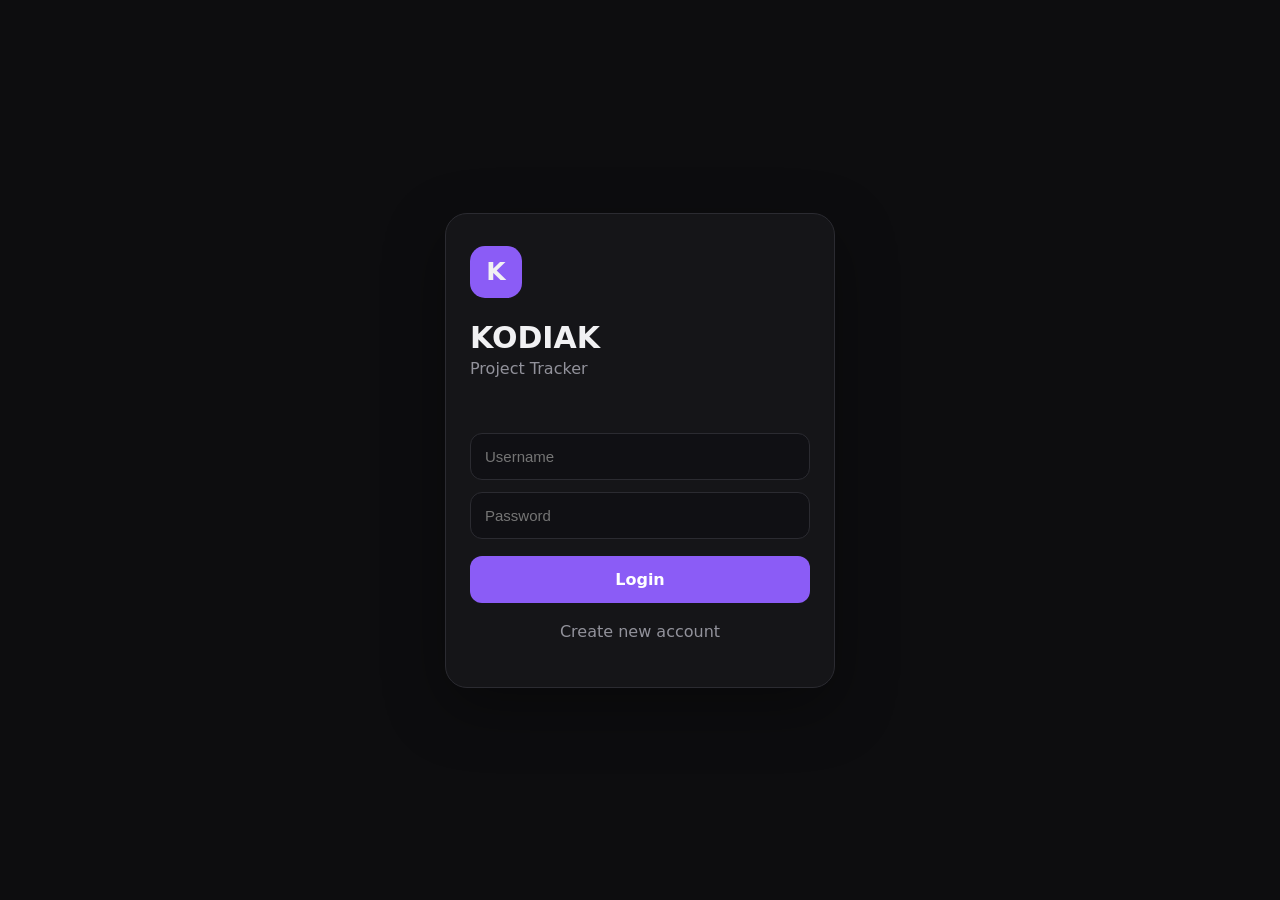
<file: index.html>
<!DOCTYPE html>
<html lang="en">
<head>
  <meta charset="UTF-8">
  <meta name="viewport"
        content="width=device-width, initial-scale=1.0">

  <title>KODIAK</title>

  <link rel="stylesheet" href="style.css">
</head>

<body>

  <!-- ================= LOGIN ================= -->

  <section id="loginScreen" class="screen">

    <div class="auth-card">

      <div class="logo">K</div>

      <h1>KODIAK</h1>
      <p class="subtitle">Project Tracker</p>

      <div id="loginMessage" class="message"></div>

      <input
        id="loginUsername"
        type="text"
        placeholder="Username"
        autocomplete="username"
      >

      <input
        id="loginPassword"
        type="password"
        placeholder="Password"
        autocomplete="current-password"
      >

      <button onclick="login()" class="primary-btn">
        Login
      </button>

      <button onclick="showRegister()" class="text-btn">
        Create new account
      </button>

    </div>

  </section>


  <!-- ================= REGISTER ================= -->

  <section id="registerScreen" class="screen hidden">

    <div class="auth-card">

      <div class="logo">K</div>

      <h1>Create account</h1>
      <p class="subtitle">Simple KODIAK account</p>

      <div id="registerMessage" class="message"></div>

      <input
        id="registerUsername"
        type="text"
        placeholder="Username"
      >

      <input
        id="registerDisplayName"
        type="text"
        placeholder="Display name"
      >

      <input
        id="registerPassword"
        type="password"
        placeholder="Password"
      >

      <button onclick="register()" class="primary-btn">
        Create account
      </button>

      <button onclick="showLogin()" class="text-btn">
        ← Back to login
      </button>

    </div>

  </section>


  <!-- ================= APP ================= -->

  <section id="appScreen" class="hidden">

    <header class="topbar">

      <div>
        <div class="brand">KODIAK</div>
        <div id="welcomeUser" class="welcome"></div>
      </div>

      <button onclick="logout()" class="logout-btn">
        Logout
      </button>

    </header>


    <main class="container">

      <div class="dashboard-head">

        <div>
          <h2>Projects</h2>
          <p>Your projects at a glance.</p>
        </div>

        <button onclick="openProjectModal()" class="primary-btn small">
          + New Project
        </button>

      </div>


      <div class="toolbar">

        <input
          id="searchBox"
          type="search"
          placeholder="Search projects..."
          oninput="renderProjects()"
        >

      </div>


      <div id="projectsList" class="projects-grid">

        <div class="empty-state">
          Loading projects...
        </div>

      </div>

    </main>

  </section>


  <!-- ================= PROJECT MODAL ================= -->

  <div id="projectModal" class="modal hidden">

    <div class="modal-card">

      <div class="modal-head">

        <h2>New Project</h2>

        <button onclick="closeProjectModal()" class="close-btn">
          ×
        </button>

      </div>

      <input
        id="projectName"
        type="text"
        placeholder="Project name"
      >

      <textarea
        id="projectDescription"
        placeholder="Description (optional)"
      ></textarea>

      <label>Project colour</label>

      <input
        id="projectColor"
        type="color"
        value="#7c3aed"
      >

      <button onclick="createProject()" class="primary-btn">
        Create Project
      </button>

    </div>

  </div>


  <script src="config.js"></script>
  <script src="app.js"></script>

</body>
</html>
</file>
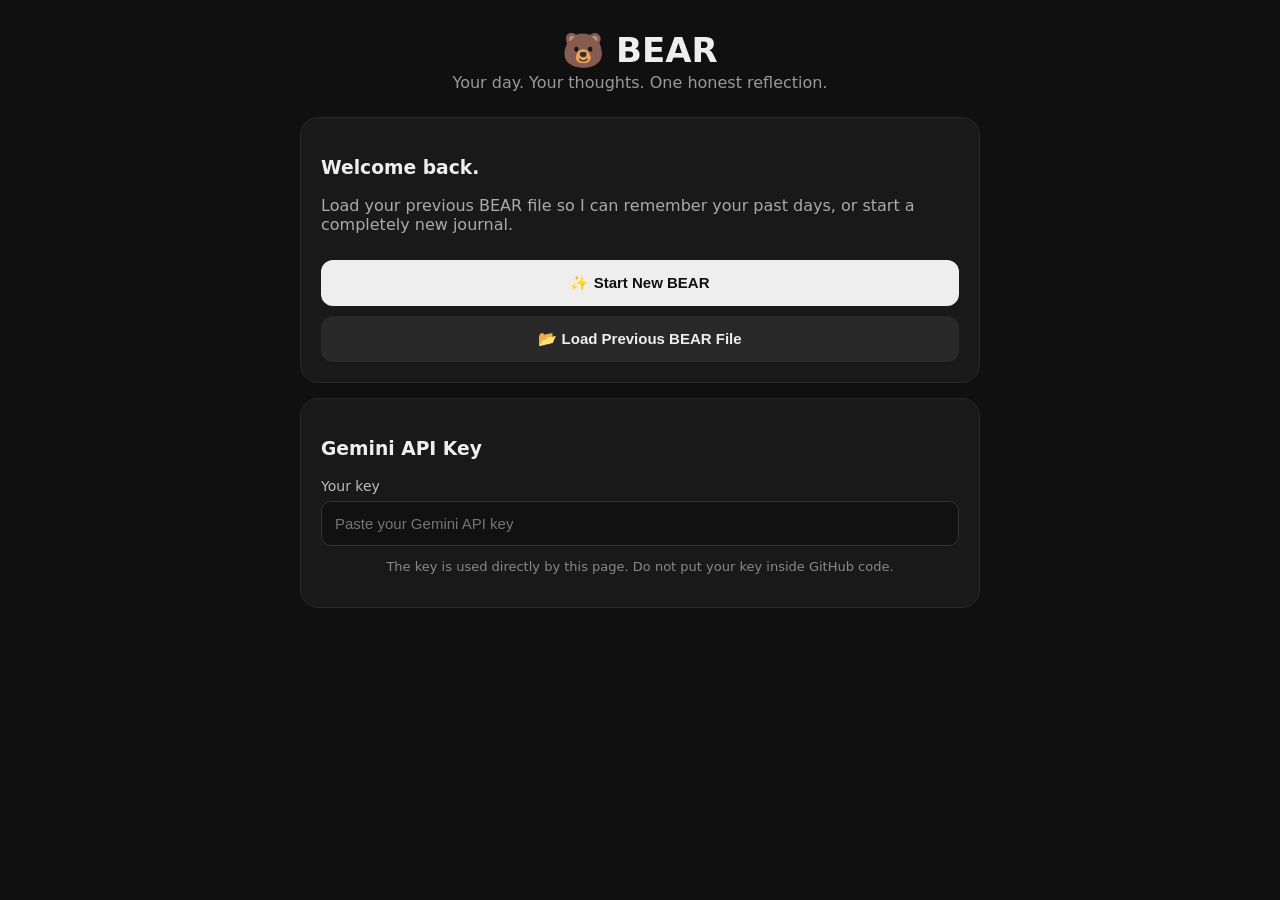
<file: bear/index.html>
<!DOCTYPE html>
<html lang="en">
<head>
<meta charset="UTF-8">
<meta name="viewport" content="width=device-width,initial-scale=1.0">
<title>BEAR — Daily Reflection</title>

<style>
* {
  box-sizing: border-box;
}

body {
  margin: 0;
  background: #101010;
  color: #eee;
  font-family: system-ui, -apple-system, sans-serif;
}

#app {
  max-width: 720px;
  margin: auto;
  min-height: 100vh;
  padding: 20px;
}

h1 {
  text-align: center;
  margin: 10px 0 3px;
  font-size: 34px;
}

.subtitle {
  text-align: center;
  color: #999;
  margin-bottom: 25px;
}

.card {
  background: #191919;
  border: 1px solid #292929;
  border-radius: 18px;
  padding: 20px;
  margin-bottom: 15px;
}

button {
  width: 100%;
  padding: 14px;
  border: 0;
  border-radius: 12px;
  background: #eee;
  color: #111;
  font-size: 15px;
  font-weight: 600;
  margin-top: 10px;
  cursor: pointer;
}

button.secondary {
  background: #292929;
  color: #eee;
}

input, textarea {
  width: 100%;
  background: #111;
  color: #eee;
  border: 1px solid #333;
  border-radius: 10px;
  padding: 13px;
  font-size: 15px;
  outline: none;
}

textarea {
  min-height: 100px;
  resize: vertical;
}

label {
  display: block;
  margin: 15px 0 7px;
  color: #bbb;
  font-size: 14px;
}

.hidden {
  display: none !important;
}

#chat {
  height: 58vh;
  overflow-y: auto;
  padding: 5px;
}

.message {
  margin: 10px 0;
  padding: 13px 15px;
  border-radius: 15px;
  max-width: 88%;
  white-space: pre-wrap;
  line-height: 1.5;
}

.bear {
  background: #252525;
  margin-right: auto;
}

.user {
  background: #eee;
  color: #111;
  margin-left: auto;
}

.chatInput {
  display: flex;
  gap: 8px;
  margin-top: 10px;
}

.chatInput textarea {
  min-height: 50px;
  max-height: 130px;
}

.chatInput button {
  width: 80px;
  margin: 0;
}

.result h2 {
  margin-top: 0;
}

.score {
  font-size: 55px;
  font-weight: 700;
  text-align: center;
  margin: 10px;
}

.verdict {
  text-align: center;
  font-size: 22px;
  margin-bottom: 20px;
}

.dimension {
  margin: 12px 0;
}

.bar {
  height: 8px;
  background: #333;
  border-radius: 10px;
  overflow: hidden;
  margin-top: 5px;
}

.bar div {
  height: 100%;
  background: #eee;
}

.small {
  color: #888;
  font-size: 13px;
  text-align: center;
}

#status {
  text-align: center;
  color: #aaa;
  margin: 10px;
}
</style>
</head>

<body>

<div id="app">

  <h1>🐻 BEAR</h1>
  <div class="subtitle">Your day. Your thoughts. One honest reflection.</div>

  <!-- START SCREEN -->
  <div id="startScreen">

    <div class="card">
      <h3>Welcome back.</h3>
      <p style="color:#aaa">
        Load your previous BEAR file so I can remember your past days,
        or start a completely new journal.
      </p>

      <button onclick="newSave()">✨ Start New BEAR</button>

      <button class="secondary" onclick="document.getElementById('fileInput').click()">
        📂 Load Previous BEAR File
      </button>

      <input
        id="fileInput"
        type="file"
        accept=".json,application/json"
        class="hidden"
        onchange="loadFile(event)"
      >
    </div>

    <div class="card">
      <h3>Gemini API Key</h3>

      <label>Your key</label>

      <input
        id="apiKey"
        type="password"
        placeholder="Paste your Gemini API key"
      >

      <p class="small">
        The key is used directly by this page. Do not put your key inside GitHub code.
      </p>
    </div>

  </div>


  <!-- CHAT SCREEN -->
  <div id="chatScreen" class="hidden">

    <div class="card">

      <div id="chat"></div>

      <div id="status"></div>

      <div class="chatInput">

        <textarea
          id="messageInput"
          placeholder="Tell BEAR about your day..."
        ></textarea>

        <button onclick="sendMessage()">Send</button>

      </div>

      <button
        class="secondary"
        onclick="finishDay()"
      >
        🐻 Finish My Day
      </button>

    </div>

  </div>


  <!-- RESULT SCREEN -->
  <div id="resultScreen" class="hidden">

    <div class="card result">

      <h2>Today's BEAR Report</h2>

      <div id="resultContent"></div>

      <button onclick="downloadSave()">
        💾 Save Updated BEAR File
      </button>

      <button
        class="secondary"
        onclick="location.reload()"
      >
        ← Back to BEAR
      </button>

    </div>

  </div>

</div>


<script>

/* =========================================================
   BEAR
   One-file daily reflection app
   ========================================================= */

let bearSave = null;
let conversation = [];
let todayReport = null;


/* ---------------------------------------------------------
   CREATE NEW SAVE
   --------------------------------------------------------- */

function newSave() {

  bearSave = {
    bearVersion: "1.0",
    created: new Date().toISOString(),
    days: []
  };

  startChat();
}


/* ---------------------------------------------------------
   LOAD OLD SAVE
   --------------------------------------------------------- */

function loadFile(event) {

  const file = event.target.files[0];

  if (!file) return;

  const reader = new FileReader();

  reader.onload = function(e) {

    try {

      const data = JSON.parse(e.target.result);

      if (!data.days || !Array.isArray(data.days)) {
        alert("This doesn't look like a BEAR save file.");
        return;
      }

      bearSave = data;

      startChat();

    } catch(error) {

      alert("Couldn't read that JSON file.");

    }

  };

  reader.readAsText(file);
}


/* ---------------------------------------------------------
   START CHAT
   --------------------------------------------------------- */

function startChat() {

  const key = document.getElementById("apiKey").value.trim();

  if (!key) {

    alert("Enter your Gemini API key first.");

    return;
  }

  document.getElementById("startScreen").classList.add("hidden");

  document.getElementById("chatScreen").classList.remove("hidden");

  conversation = [];

  addMessage(
    "bear",
    "Hey. I'm BEAR. 🐻\n\nTell me about your day. Start wherever you want — work, people, thoughts, something that happened, something that didn't happen.\n\nI'm listening."
  );

}


/* ---------------------------------------------------------
   CHAT DISPLAY
   --------------------------------------------------------- */

function addMessage(type, text) {

  const chat = document.getElementById("chat");

  const div = document.createElement("div");

  div.className = "message " + type;

  div.textContent = text;

  chat.appendChild(div);

  chat.scrollTop = chat.scrollHeight;
}


/* ---------------------------------------------------------
   SEND USER MESSAGE
   --------------------------------------------------------- */

async function sendMessage() {

  const input = document.getElementById("messageInput");

  const text = input.value.trim();

  if (!text) return;

  input.value = "";

  addMessage("user", text);

  conversation.push({
    role: "user",
    text: text
  });

  await bearRespond(text);
}


/* ---------------------------------------------------------
   BEAR RESPONSE
   --------------------------------------------------------- */

async function bearRespond(userText) {

  const key = document.getElementById("apiKey").value.trim();

  document.getElementById("status").textContent =
    "BEAR is thinking...";


  const previousDays = bearSave.days
    .slice(-7)
    .map(d => ({
      date: d.date,
      score: d.score,
      verdict: d.verdict,
      mood: d.mood,
      energy: d.energy,
      productivity: d.productivity,
      mental_state: d.mental_state,
      relationships: d.relationships,
      growth: d.growth,
      observation: d.bear_observation
    }));


  const prompt = `
You are BEAR, a personal daily reflection companion.

The user is telling you about their day.

Previous days:
${JSON.stringify(previousDays, null, 2)}

Conversation so far:
${JSON.stringify(conversation, null, 2)}

Respond naturally and briefly.

Your job is NOT to immediately analyze the day.

Instead:
- listen
- ask useful follow-up questions
- notice missing important areas
- ask about emotions when relevant
- ask about work/productivity when relevant
- ask about relationships when relevant
- ask about physical energy when relevant
- ask about meaningful moments
- avoid repetitive questions
- don't interrogate the user
- don't invent anything

You are having a conversation with the user.

Reply only with what BEAR should say next.
`;

  try {

    const reply = await callGemini(key, prompt);

    document.getElementById("status").textContent = "";

    addMessage("bear", reply);

    conversation.push({
      role: "bear",
      text: reply
    });

  } catch(error) {

    document.getElementById("status").textContent = "";

    alert("Gemini error:\n\n" + error.message);

  }
}


/* ---------------------------------------------------------
   FINISH DAY
   --------------------------------------------------------- */

async function finishDay() {

  if (conversation.length < 2) {

    alert("Tell BEAR a little more about your day first.");

    return;
  }

  const key = document.getElementById("apiKey").value.trim();

  document.getElementById("status").textContent =
    "BEAR is analyzing your entire day...";


  const previousDays = bearSave.days.slice(-30);


  const prompt = `
You are BEAR, a personal daily reflection and life-analysis assistant.

Analyze the user's COMPLETE DAY based ONLY on the conversation.

Do not invent events, feelings or circumstances.

Previous historical data:
${JSON.stringify(previousDays, null, 2)}

Today's conversation:
${JSON.stringify(conversation, null, 2)}

Give an honest, balanced analysis.

A productive day is not automatically a good day.
A difficult day is not automatically a failure.

Look at:
- mood
- physical energy
- productivity
- mental state
- relationships
- personal growth
- enjoyment
- difficulties
- meaningful moments

Compare with previous days only when there is enough evidence.
Do not manufacture patterns.

Write the diary naturally, like a real human diary.
Do not make it sound like an AI report.

Return ONLY valid JSON.

Use exactly this structure:

{
  "score": number from 0 to 100,
  "verdict": "Good" or "Average" or "Bad",
  "mood": number from 0 to 100,
  "energy": number from 0 to 100,
  "productivity": number from 0 to 100,
  "mental_state": number from 0 to 100,
  "relationships": number from 0 to 100,
  "growth": number from 0 to 100,
  "summary": "short honest summary",
  "bear_observation": "BEAR's personal observation",
  "patterns": "important patterns noticed, if any",
  "diary": "natural diary entry written in first person"
}
`;


  try {

    const raw = await callGemini(key, prompt);

    const report = extractJSON(raw);

    todayReport = report;

    const today = new Date()
      .toISOString()
      .slice(0, 10);


    bearSave.days.push({

      date: today,

      conversation: conversation,

      ...report

    });


    document.getElementById("chatScreen")
      .classList.add("hidden");

    document.getElementById("resultScreen")
      .classList.remove("hidden");

    displayReport(report);

    document.getElementById("status").textContent = "";

  } catch(error) {

    document.getElementById("status").textContent = "";

    alert("Couldn't finish the analysis:\n\n" + error.message);

  }
}


/* ---------------------------------------------------------
   GEMINI API
   --------------------------------------------------------- */

async function callGemini(apiKey, prompt) {

  const url =
    "https://generativelanguage.googleapis.com/v1beta/models/gemini-2.5-flash:generateContent?key="
    + encodeURIComponent(apiKey);


  const response = await fetch(url, {

    method: "POST",

    headers: {
      "Content-Type": "application/json"
    },

    body: JSON.stringify({

      contents: [
        {
          parts: [
            {
              text: prompt
            }
          ]
        }
      ],

      generationConfig: {

        temperature: 0.7,

        responseMimeType: "application/json"

      }

    })

  });


  const data = await response.json();


  if (!response.ok) {

    throw new Error(
      data?.error?.message ||
      "Gemini request failed."
    );

  }


  const text =
    data?.candidates?.[0]?.content?.parts?.[0]?.text;


  if (!text) {

    throw new Error("Gemini returned no response.");

  }


  return text;
}


/* ---------------------------------------------------------
   EXTRACT JSON
   --------------------------------------------------------- */

function extractJSON(text) {

  text = text.trim();

  try {

    return JSON.parse(text);

  } catch(e) {}

  const start = text.indexOf("{");

  const end = text.lastIndexOf("}");

  if (start === -1 || end === -1) {

    throw new Error("Gemini did not return valid JSON.");

  }

  try {

    return JSON.parse(
      text.substring(start, end + 1)
    );

  } catch(e) {

    throw new Error("Couldn't parse BEAR's analysis.");

  }
}


/* ---------------------------------------------------------
   DISPLAY REPORT
   --------------------------------------------------------- */

function displayReport(r) {

  const box = document.getElementById("resultContent");


  const dimensions = [

    ["Mood", r.mood],

    ["Energy", r.energy],

    ["Productivity", r.productivity],

    ["Mental state", r.mental_state],

    ["Relationships", r.relationships],

    ["Personal growth", r.growth]

  ];


  let html = `

    <div class="score">
      ${r.score}
    </div>

    <div class="verdict">
      ${escapeHTML(r.verdict)}
    </div>

    <p>
      ${escapeHTML(r.summary)}
    </p>

    <hr style="border-color:#292929">

  `;


  dimensions.forEach(function(d) {

    html += `

      <div class="dimension">

        <div>
          ${escapeHTML(d[0])}
          <span style="float:right">
            ${d[1]}/100
          </span>
        </div>

        <div class="bar">
          <div style="width:${Math.max(0,Math.min(100,d[1]))}%"></div>
        </div>

      </div>

    `;

  });


  html += `

    <hr style="border-color:#292929">

    <h3>🐻 BEAR noticed</h3>

    <p>${escapeHTML(r.bear_observation)}</p>

    <h3>Patterns</h3>

    <p>${escapeHTML(r.patterns)}</p>

    <h3>Your diary</h3>

    <p style="line-height:1.7">
      ${escapeHTML(r.diary)}
    </p>

  `;


  box.innerHTML = html;
}


/* ---------------------------------------------------------
   DOWNLOAD UPDATED SAVE
   --------------------------------------------------------- */

function downloadSave() {

  if (!bearSave) return;


  const data = JSON.stringify(
    bearSave,
    null,
    2
  );


  const blob = new Blob(
    [data],
    {
      type: "application/json"
    }
  );


  const url = URL.createObjectURL(blob);

  const link = document.createElement("a");

  link.href = url;

  link.download =
    "BEAR_SAVE_" +
    new Date().toISOString().slice(0,10) +
    ".json";


  document.body.appendChild(link);

  link.click();

  document.body.removeChild(link);

  setTimeout(
    () => URL.revokeObjectURL(url),
    1000
  );

}


/* ---------------------------------------------------------
   BASIC HTML ESCAPE
   --------------------------------------------------------- */

function escapeHTML(value) {

  if (value === null || value === undefined) {
    return "";
  }

  return String(value)

    .replace(/&/g, "&amp;")

    .replace(/</g, "&lt;")

    .replace(/>/g, "&gt;")

    .replace(/"/g, "&quot;")

    .replace(/'/g, "&#039;")

    .replace(/\n/g, "<br>");

}


/* ---------------------------------------------------------
   ENTER KEY
   --------------------------------------------------------- */

document
  .getElementById("messageInput")
  .addEventListener("keydown", function(e) {

    if (e.key === "Enter" && !e.shiftKey) {

      e.preventDefault();

      sendMessage();

    }

  });

</script>

</body>
</html>
</file>
<file: style.css>
* {
  box-sizing: border-box;
  margin: 0;
  padding: 0;
}

:root {
  --bg: #0d0d0f;
  --card: #151518;
  --card2: #1b1b20;
  --border: #2b2b31;
  --text: #f1f1f3;
  --muted: #92929b;
  --accent: #8b5cf6;
  --danger: #ef4444;
}

body {
  background: var(--bg);
  color: var(--text);
  font-family:
    Inter,
    system-ui,
    -apple-system,
    BlinkMacSystemFont,
    "Segoe UI",
    sans-serif;

  min-height: 100vh;
}


/* ================= GENERAL ================= */

.hidden {
  display: none !important;
}

.screen {
  min-height: 100vh;

  display: flex;
  align-items: center;
  justify-content: center;

  padding: 24px;
}


/* ================= AUTH ================= */

.auth-card {
  width: 100%;
  max-width: 390px;

  background: var(--card);

  border: 1px solid var(--border);
  border-radius: 22px;

  padding: 32px 24px;

  box-shadow: 0 20px 60px rgba(0,0,0,.35);
}

.logo {
  width: 52px;
  height: 52px;

  border-radius: 15px;

  display: flex;
  align-items: center;
  justify-content: center;

  background: var(--accent);

  font-size: 25px;
  font-weight: 800;

  margin-bottom: 22px;
}

.auth-card h1 {
  font-size: 30px;
  margin-bottom: 4px;
}

.subtitle {
  color: var(--muted);
  margin-bottom: 25px;
}


/* ================= INPUTS ================= */

input,
textarea {
  width: 100%;

  background: #101014;

  color: var(--text);

  border: 1px solid var(--border);

  border-radius: 12px;

  padding: 14px;

  font-size: 15px;

  outline: none;

  margin-bottom: 12px;
}

input:focus,
textarea:focus {
  border-color: var(--accent);
}

textarea {
  min-height: 100px;
  resize: vertical;
}


/* ================= BUTTONS ================= */

button {
  font: inherit;
  cursor: pointer;
}

.primary-btn {
  width: 100%;

  border: none;
  border-radius: 12px;

  padding: 14px;

  background: var(--accent);
  color: white;

  font-weight: 700;

  margin-top: 5px;
}

.primary-btn:hover {
  opacity: .9;
}

.primary-btn.small {
  width: auto;
  padding: 11px 15px;
}

.text-btn {
  width: 100%;

  background: transparent;
  color: var(--muted);

  border: none;

  padding: 14px;

  margin-top: 5px;
}

.text-btn:hover {
  color: var(--text);
}

.logout-btn {
  background: transparent;
  border: 1px solid var(--border);

  color: var(--muted);

  border-radius: 10px;

  padding: 9px 13px;
}


/* ================= MESSAGES ================= */

.message {
  min-height: 20px;

  color: #f87171;

  font-size: 13px;

  margin-bottom: 10px;
}


/* ================= TOPBAR ================= */

.topbar {
  min-height: 70px;

  display: flex;
  align-items: center;
  justify-content: space-between;

  padding: 14px 20px;

  border-bottom: 1px solid var(--border);

  background: rgba(13,13,15,.94);

  position: sticky;
  top: 0;

  z-index: 20;
}

.brand {
  font-size: 21px;
  font-weight: 800;
  letter-spacing: 1px;
}

.welcome {
  color: var(--muted);
  font-size: 12px;
  margin-top: 2px;
}


/* ================= MAIN ================= */

.container {
  width: 100%;
  max-width: 1100px;

  margin: auto;

  padding: 25px 20px 60px;
}

.dashboard-head {
  display: flex;

  align-items: center;
  justify-content: space-between;

  gap: 20px;

  margin-bottom: 22px;
}

.dashboard-head h2 {
  font-size: 27px;
}

.dashboard-head p {
  color: var(--muted);
  font-size: 14px;

  margin-top: 4px;
}

.toolbar {
  margin-bottom: 20px;
}


/* ================= PROJECTS ================= */

.projects-grid {
  display: grid;

  grid-template-columns:
    repeat(auto-fill, minmax(250px, 1fr));

  gap: 15px;
}

.project-card {
  background: var(--card);

  border: 1px solid var(--border);

  border-radius: 17px;

  padding: 18px;

  transition: .15s;
}

.project-card:hover {
  transform: translateY(-2px);
  border-color: #44444d;
}

.project-color {
  width: 8px;
  height: 38px;

  border-radius: 5px;

  float: left;

  margin-right: 12px;
}

.project-card h3 {
  font-size: 17px;

  margin-bottom: 6px;
}

.project-card p {
  color: var(--muted);

  font-size: 13px;

  min-height: 35px;
}

.progress {
  height: 6px;

  background: #292930;

  border-radius: 10px;

  overflow: hidden;

  margin-top: 18px;
}

.progress-bar {
  height: 100%;

  background: var(--accent);

  width: 0%;

  transition: width .3s;
}

.progress-info {
  display: flex;

  justify-content: space-between;

  margin-top: 7px;

  font-size: 11px;

  color: var(--muted);
}

.empty-state {
  grid-column: 1 / -1;

  text-align: center;

  padding: 60px 20px;

  border: 1px dashed var(--border);

  border-radius: 16px;

  color: var(--muted);
}


/* ================= MODAL ================= */

.modal {
  position: fixed;

  inset: 0;

  background: rgba(0,0,0,.7);

  display: flex;

  align-items: center;
  justify-content: center;

  padding: 20px;

  z-index: 100;
}

.modal-card {
  width: 100%;
  max-width: 420px;

  background: var(--card);

  border: 1px solid var(--border);

  border-radius: 18px;

  padding: 22px;
}

.modal-head {
  display: flex;

  align-items: center;
  justify-content: space-between;

  margin-bottom: 20px;
}

.close-btn {
  border: none;

  background: transparent;

  color: var(--muted);

  font-size: 28px;
}

.modal-card label {
  display: block;

  color: var(--muted);

  font-size: 13px;

  margin: 5px 0 8px;
}

.modal-card input[type="color"] {
  height: 45px;

  padding: 3px;
}


/* ================= MOBILE ================= */

@media (max-width: 600px) {

  .dashboard-head {
    align-items: flex-start;
  }

  .dashboard-head .primary-btn {
    white-space: nowrap;
  }

  .container {
    padding: 20px 15px;
  }

}
</file>
